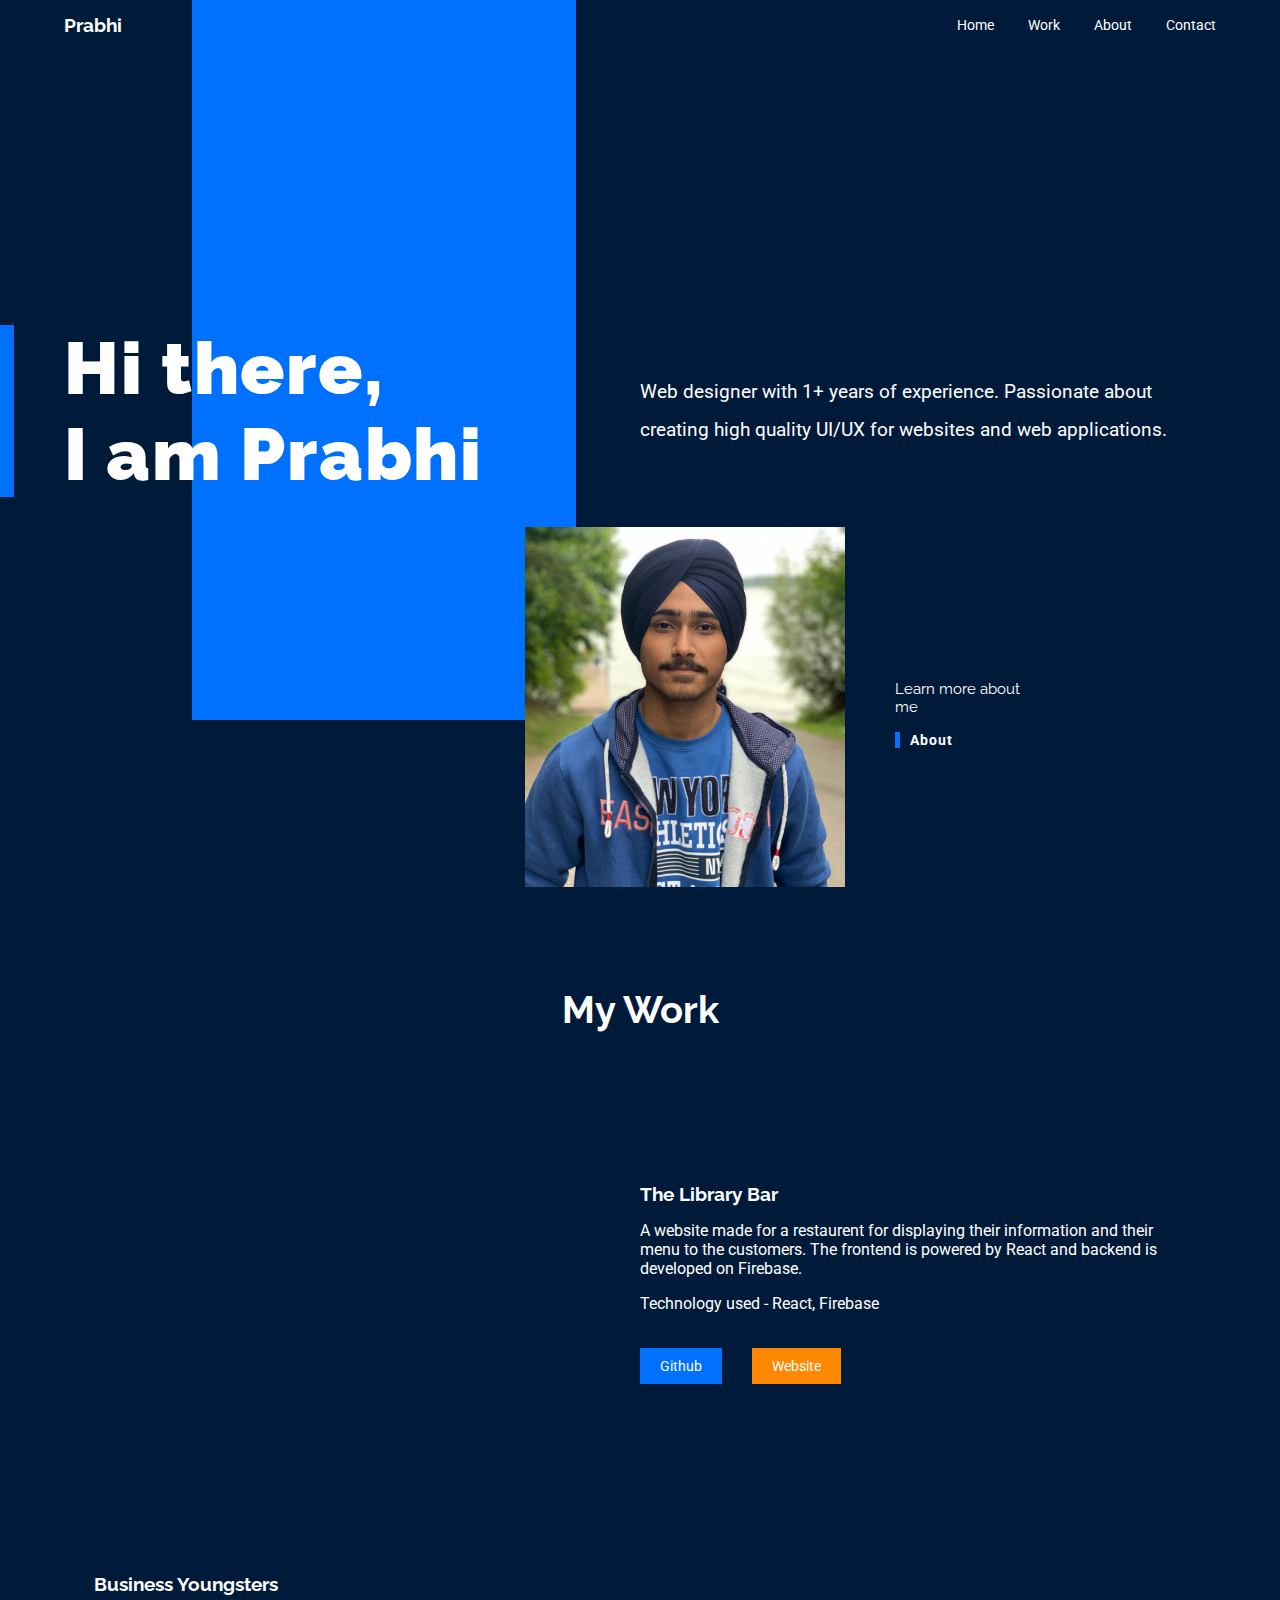
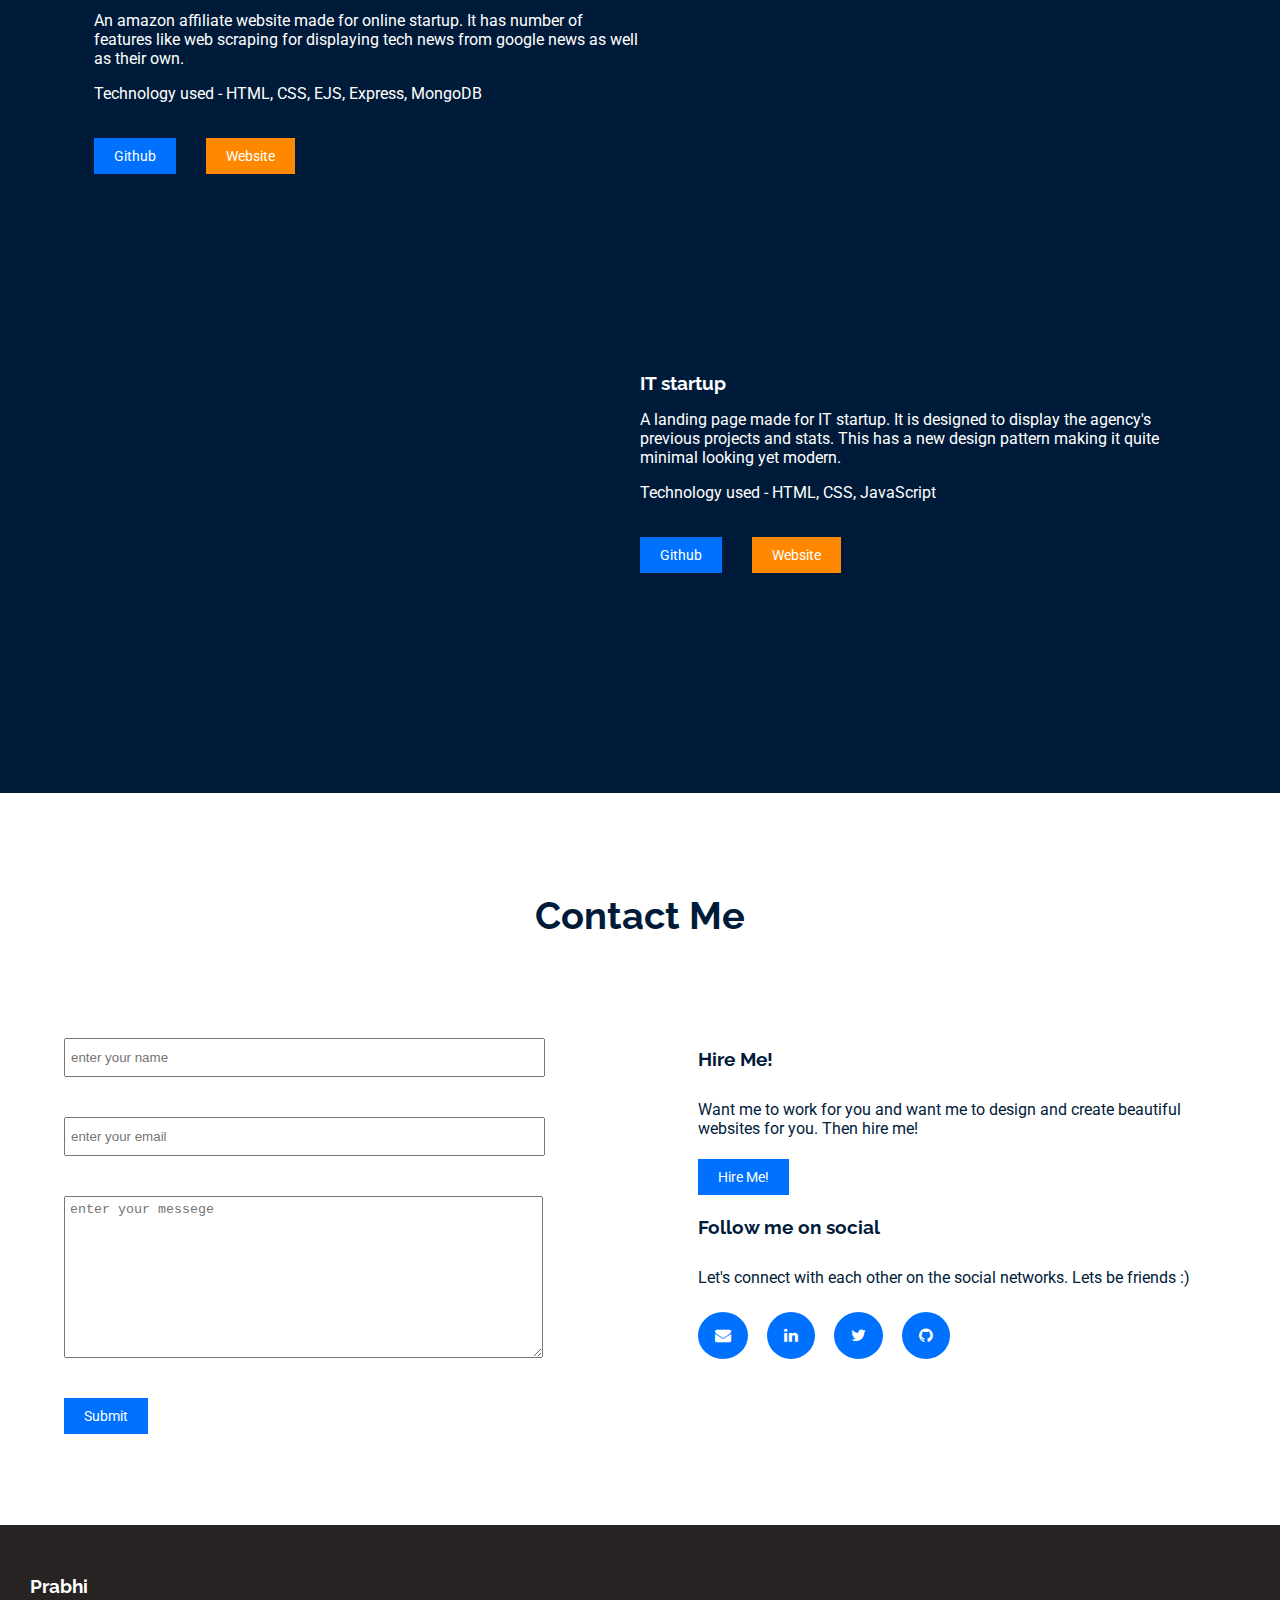
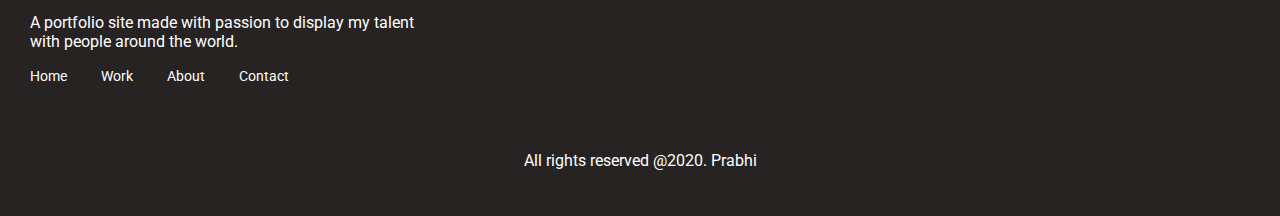
<file: index.html>
<!DOCTYPE html>
<html lang="en">
<head>
    <meta charset="UTF-8">
    <meta name="viewport" content="width=device-width, initial-scale=1.0">
    <meta http-equiv="X-UA-Compatible" content="ie=edge">
    <title>Prabhi</title>
    <link rel = 'stylesheet' type = 'text/css' href = 'styles/style.css'>
    <link rel = 'stylesheet' type = 'text/css' href = 'styles/responsive.css'>
    <link rel = 'stylesheet' type = 'text/css' href = 'styles/nav.css'>
    <link href="https://fonts.googleapis.com/css?family=Roboto&display=swap" rel="stylesheet">
    <link href="https://fonts.googleapis.com/css?family=Raleway&display=swap" rel="stylesheet">
    <link href = 'https://stackpath.bootstrapcdn.com/font-awesome/4.7.0/css/font-awesome.min.css' rel = 'stylesheet'>
    <link rel="stylesheet" href="https://cdnjs.cloudflare.com/ajax/libs/animate.css/3.7.2/animate.min.css">
</head>
<body>
    <main>
        <header>
            <div class = 'navbar'>
                <div class = 'container'>
                    <nav>

                        <div class = 'nav-brand'>
                            <h3>
                                Prabhi
                            </h3>
                        </div>

                        <div class = 'nav-items'>
                            <ul id = 'toggle-list'>
                                <li class = 'nav-item'>
                                    <a href = '/' class = 'nav-link'>
                                        Home
                                    </a>
                                </li>

                                <li class = 'nav-item'>
                                    <a href = '#work' class = 'nav-link'>
                                        Work
                                    </a>
                                </li>

                                <li class = 'nav-item'>
                                    <a href = 'about.html' class = 'nav-link'>
                                        About
                                    </a>
                                </li>

                                <li class = 'nav-item'>
                                    <a href = '#contact' class = 'nav-link'>
                                        Contact
                                    </a>
                                </li>
                            </ul>
                        </div>
                        <div class = 'toggle-bar' id = 'toggle'></div>
                    </nav>
                </div>
            </div>
            <div class = 'site-header'>
                <div class = 'container'>
                    <div class = 'header-content'>
                        <div>
                            <div class = 'intro-text'>
                                <div class = 'intro-main-heading animated fadeInDown'>
                                    <h1>
                                        Hi there, <br>
                                        I am Prabhi
                                    </h1>
                                </div>
                                <div class = 'intro-main-para'>
                                    <p>
                                        Web designer with 1+ years of experience. Passionate about creating high quality UI/UX for websites and web applications. 
                                    </p>
                                </div>
                            </div>
                            <div class = 'intro-about'>
                                <div class = 'intro-about-container'>
                                    <div class = 'intro-about-img animated fadeInRight'>
                                        <img src = 'img/profile_two.jpeg'>
                                    </div>
                                    <div class = 'intro-about-text animated fadeInDown delay-1s'>
                                        <p>
                                            Learn more about <br>
                                            me
                                        </p>
                                        <div class = 'intro-btn'>
                                            <a class = 'into-btn-link' href = 'about.html'>
                                                About
                                            </a>
                                        </div>
                                    </div>
                                </div>
                            </div>
                        </div>
                    </div>
                </div>
            </div>
        </header>
        <section class = 'portfolio'>
            <div class = 'container'>
                <div class = 'section-text'>
                    <h2>
                        My Work
                    </h2>
                </div>
                <div class = 'porfolio-list portfolio-grid' id = 'work'>
                    <div class = 'portfolio-card'>
                        <div class = 'portfolio-img wow fadeInLeft'>
                            <img src = 'img/thelibrarybar.PNG'>
                        </div>
                        <div class = 'portfolio-card-txt'>
                            <h3>
                                The Library Bar
                            </h3>
                            <p>
                                A website made for a restaurent for displaying their information and their menu to the customers. The frontend is powered by React and backend is developed on Firebase.  
                            </p>
                            <p>
                                <span>Technology used - </span> React, Firebase
                            </p>
                            <div class = 'btn-div portfolio-btns'>
                                <a href = 'https://github.com/itsprabhi/thelibrarybar'  target="_blank" class = 'work-btn btn-github nav-link'>
                                    Github
                                </a>
                                <a href = 'https://thelibrarybar-fe0ca.firebaseapp.com/'  target="_blank" class = 'work-btn btn-website nav-link'>
                                    Website
                                </a>
                            </div>
                        </div>
                    </div>
                    <div class = 'portfolio-card'>
                        <div class = 'portfolio-card-txt'>
                            <h3>
                                Business Youngsters
                            </h3>
                            <p>
                                An amazon affiliate website made for online startup. It has number of features like web scraping for displaying tech news from google news as well as their own.
                            </p>
                            <p>
                                <span>Technology used - </span>HTML, CSS, EJS, Express, MongoDB
                            </p>
                            <div class = 'btn-div portfolio-btns'>
                                <a href = 'https://github.com/itsprabhi/business-youngsters'  target="_blank" class = 'work-btn btn-github nav-link'>
                                    Github
                                </a>
                                <a href = 'https://businessyoungsters.herokuapp.com'  target="_blank" class = 'work-btn btn-website nav-link'>
                                    Website
                                </a>
                            </div>
                        </div>
                        <div class = 'portfolio-img wow fadeInRight'>
                            <img src = 'img/by.PNG'>
                        </div>
                    </div>
                    <div class = 'portfolio-card'>
                        <div class = 'portfolio-img wow fadeInLeft'>
                            <img src = 'img/it.PNG'>
                        </div>
                        <div class = 'portfolio-card-txt'>
                            <h3>
                                IT startup
                            </h3>
                            <p>
                                A landing page made for IT startup. It is designed to display the agency's previous projects and stats. This has a new design pattern making it quite minimal looking yet modern. 
                            </p>
                            <p>
                                <span>Technology used - </span>HTML, CSS, JavaScript
                            </p>
                            <div class = 'btn-div portfolio-btns'>
                                <a href = 'https://github.com/itsprabhi/it-startup-ui'  target="_blank" class = 'work-btn btn-github nav-link'>
                                    Github
                                </a>
                                <a href = 'https://itsprabhi.github.io/it-startup-ui'  target="_blank" class = 'work-btn btn-website nav-link'>
                                    Website
                                </a>
                            </div>
                        </div>
                    </div>
                </div>
            </div>
        </section>
        <section class = 'contact' id = 'contact'>
            <div class = 'container'>
                <div class = 'section-text contact-section-text'>
                    <h2>Contact Me</h2>
                </div>
                <div class = 'contact-content'>
                    <div class = 'contact-form'>
                        <form action="/" method="post">
                            <input type = 'text' class = 'input-form' id = 'name' name = 'name' placeholder="enter your name"><br>
                            <input type = 'email' class = 'input-form' id = 'email' name = 'email' placeholder="enter your email"><br>
                            <textarea name = 'messege' class = 'input-form text-messege' id = 'messege' placeholder="enter your messege"></textarea><br>
                            <div class = 'btn-div'>
                                <a type="submit" class = 'btn-github work-btn nav-link'>
                                    Submit
                                </a>
                            </div>
                        </form>
                    </div>
                    <div class = 'contact-info'>
                        <div class = 'hire'>
                            <h3>
                                Hire Me!
                            </h3>
                            <p>
                                Want me to work for you and want me to design and create beautiful websites for you. Then hire me! 
                            </p>
                            <div class = 'btn-div'>
                                <a href = '#' class = 'btn-github work-btn nav-link'>
                                    Hire Me!
                                </a>
                            </div>
                        </div>
                        <div class = 'social-info'>
                            <h3>
                                Follow me on social
                            </h3>
                            <p>
                                Let's connect with each other on the social networks. Lets be friends :)
                            </p>
                            <div class = 'social-icons btn-div'>
                                <ul>
                                    <li class = 'social-item'>
                                        <a href = 'mailto:iamprabhie@gmail.com' class = 'social-icon'>
                                            <i class = 'fa fa-envelope'></i>
                                        </a>
                                    </li>
                                    <li class = 'social-item'>
                                        <a href = 'https://www.linkedin.com/in/prabhsharangosal/' class = 'social-icon'>
                                            <i class = 'fa fa-linkedin'></i>
                                        </a>
                                    </li>
                                    <li class = 'social-item'>
                                        <a href = 'https://www.twitter.com/itsprabhi' class = 'social-icon'>
                                            <i class = 'fa fa-twitter'></i>
                                        </a>
                                    </li>
                                    <li class = 'social-item'>
                                        <a href = 'https://www.github.com/itsprabhi' class = 'social-icon'>
                                            <i class = 'fa fa-github'></i>
                                        </a>
                                    </li>
                                </ul>
                            </div>
                        </div>
                    </div>
                </div>
            </div>
        </section>
        <footer>
            <div class = 'footer-items'>
                <div class = 'footer-info-section'>
                    <h3>
                        Prabhi
                    </h3>
                    <p>
                        A portfolio site made with passion to display my talent with people around the world.
                    </p>
                    <div class = 'footer-menu'>
                        <ul class = 'footer-menu-list'>
                            <li class = ' nav-item nav-item-footer'>
                                <a href = '#' class = 'nav-link'>
                                    Home
                                </a>
                            </li>
                            <li class = ' nav-item nav-item-footer'>
                                <a href = '#work' class = ' nav-link'>
                                    Work
                                </a>
                            </li>
                            <li class = ' nav-item nav-item-footer'>
                                <a href = '#about' class = 'nav-link'>
                                    About
                                </a>
                            </li>
                            <li class = ' nav-item nav-item-footer'>
                                <a href = '#contact' class = 'nav-link'>
                                    Contact
                                </a>
                            </li>
                        </ul>
                    </div>
                </div>
                <div class = 'social-icons btn-div footer-social-links' >
                    <ul>
                        <!-- <li class = 'social-item'>
                            <a href = '#' class = 'social-icon facebook'>
                                <i class = 'fa fa-facebook'></i>
                            </a>
                        </li> -->
                        <!-- <li class = 'social-item'>
                            <a href = 'https://www.linkedin.com/in/prabhsharangosal/' class = 'social-icon'>
                                <i class = 'fa fa-linkedin'></i>
                            </a>
                        </li>
                        <li class = 'https://www.twitter.com/itsprabhi'>
                            <a href = '#' class = 'social-icon'>
                                <i class = 'fa fa-twitter'></i>
                            </a>
                        </li> -->
                    </ul>
                </div>
            </div>
            <div class = 'copyright-restriction'>
                <p>All rights reserved @2020. Prabhi</p>
            </div>
        </footer>
    </main>
    <script
    src="https://code.jquery.com/jquery-3.4.1.min.js"
    integrity="sha256-CSXorXvZcTkaix6Yvo6HppcZGetbYMGWSFlBw8HfCJo="
    crossorigin="anonymous"></script>
    <script src = 'scripts/main.js'></script>
    <script src = 'scripts/wow.min.js'></script>
    <script>
        new WOW().init();
    </script>
</body>
</html>
</file>
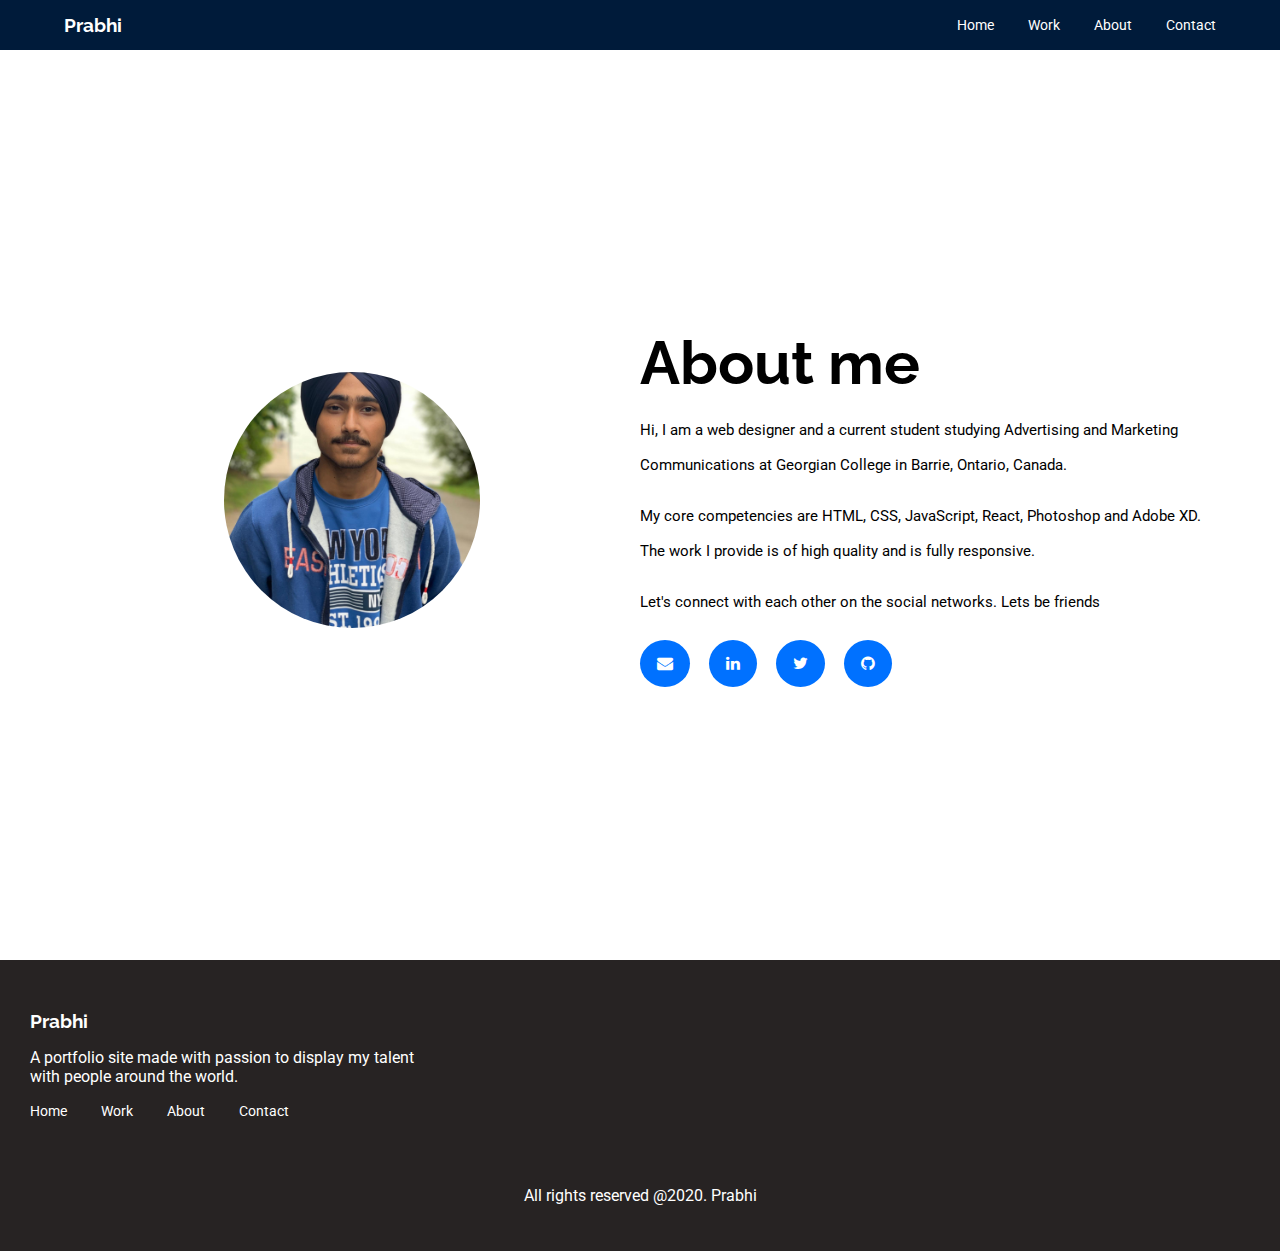
<file: about.html>
<!DOCTYPE html>
<html lang="en">
<head>
    <meta charset="UTF-8">
    <meta name="viewport" content="width=device-width, initial-scale=1.0">
    <meta http-equiv="X-UA-Compatible" content="ie=edge">
    <title>Prabhi</title>
    <link rel = 'stylesheet' type = 'text/css' href = 'styles/style.css'>
    <link rel = 'stylesheet' type = 'text/css' href = 'styles/responsive.css'>
    <link rel = 'stylesheet' type = 'text/css' href = 'styles/nav.css'>
    <link href="https://fonts.googleapis.com/css?family=Roboto&display=swap" rel="stylesheet">
    <link href="https://fonts.googleapis.com/css?family=Raleway&display=swap" rel="stylesheet">
    <link href = 'https://stackpath.bootstrapcdn.com/font-awesome/4.7.0/css/font-awesome.min.css' rel = 'stylesheet'>
    <link rel="stylesheet" href="https://cdnjs.cloudflare.com/ajax/libs/animate.css/3.7.2/animate.min.css">
</head>
<body>
    <main>
        <header>
            <div class = 'navbar'>
                <div class = 'container'>
                    <nav>

                        <div class = 'nav-brand'>
                            <h3>
                                Prabhi
                            </h3>
                        </div>

                        <div class = 'nav-items'>
                            <ul id = 'toggle-list'>
                                <li class = 'nav-item'>
                                    <a href = '/' class = 'nav-link'>
                                        Home
                                    </a>
                                </li>

                                <li class = 'nav-item'>
                                    <a href = '#work' class = 'nav-link'>
                                        Work
                                    </a>
                                </li>

                                <li class = 'nav-item'>
                                    <a href = 'about.html' class = 'nav-link'>
                                        About
                                    </a>
                                </li>

                                <li class = 'nav-item'>
                                    <a href = '#contact' class = 'nav-link'>
                                        Contact
                                    </a>
                                </li>
                            </ul>
                        </div>
                        <div class = 'toggle-bar' id = 'toggle'></div>
                    </nav>
                </div>
            </div>
        </header>
        <main>
            <div class = 'about-page'>
                <div class = 'container'>
                    <div class = 'about-page-content'>
                        <div class = 'about-page-img'>
                            <img src="img/profile_two.jpeg" alt="my pic">
                        </div>
                        <div class = 'about-page-txt'>
                            <h1>
                                About me
                            </h1>
                            <p>
                                Hi, I am a web designer and a current student studying Advertising and Marketing Communications at Georgian College in Barrie, Ontario, Canada.
                            </p> 
                            <p>
                                My core competencies are HTML, CSS, JavaScript, React, Photoshop and Adobe XD. The work I provide is of high quality and is fully responsive.
                            </p>
                            <p>
                                Let's connect with each other on the social networks. Lets be friends
                            </p>
                            <div class = 'social-icons btn-div'>
                                <ul>
                                    <li class = 'social-item'>
                                        <a href = 'mailto:iamprabhie@gmail.com' class = 'social-icon'>
                                            <i class = 'fa fa-envelope'></i>
                                        </a>
                                    </li>
                                    <li class = 'social-item'>
                                        <a href = 'https://www.linkedin.com/in/prabhsharangosal/' class = 'social-icon'>
                                            <i class = 'fa fa-linkedin'></i>
                                        </a>
                                    </li>
                                    <li class = 'social-item'>
                                        <a href = 'https://www.twitter.com/itsprabhi' class = 'social-icon'>
                                            <i class = 'fa fa-twitter'></i>
                                        </a>
                                    </li>
                                    <li class = 'social-item'>
                                        <a href = 'https://www.github.com/itsprabhi' class = 'social-icon'>
                                            <i class = 'fa fa-github'></i>
                                        </a>
                                    </li>
                                </ul>
                            </div>
                        </div>
                    </div>
                </div>
            </div>
        </main>  
        <footer>
            <div class = 'footer-items'>
                <div class = 'footer-info-section'>
                    <h3>
                        Prabhi
                    </h3>
                    <p>
                        A portfolio site made with passion to display my talent with people around the world.
                    </p>
                    <div class = 'footer-menu'>
                        <ul class = 'footer-menu-list'>
                            <li class = ' nav-item nav-item-footer'>
                                <a href = '#' class = 'nav-link'>
                                    Home
                                </a>
                            </li>
                            <li class = ' nav-item nav-item-footer'>
                                <a href = '#work' class = ' nav-link'>
                                    Work
                                </a>
                            </li>
                            <li class = ' nav-item nav-item-footer'>
                                <a href = '#about' class = 'nav-link'>
                                    About
                                </a>
                            </li>
                            <li class = ' nav-item nav-item-footer'>
                                <a href = '#contact' class = 'nav-link'>
                                    Contact
                                </a>
                            </li>
                        </ul>
                    </div>
                </div>
                <div class = 'social-icons btn-div footer-social-links' >
                    <ul>
                      
                    </ul>
                </div>
            </div>
            <div class = 'copyright-restriction'>
                <p>All rights reserved @2020. Prabhi</p>
            </div>
        </footer>
    </main>
    <script
    src="https://code.jquery.com/jquery-3.4.1.min.js"
    integrity="sha256-CSXorXvZcTkaix6Yvo6HppcZGetbYMGWSFlBw8HfCJo="
    crossorigin="anonymous"></script>
    <script src = 'scripts/main.js'></script>
    <script src = 'scripts/wow.min.js'></script>
    <script>
        new WOW().init();
    </script>
</body>
</html>
</file>
<file: styles/style.css>
html{
    overflow-x: hidden;
    scroll-behavior: smooth;
}

body,h1,h2,h3,h4,h5{
    margin: 0;
}

.container{
    width:90%;
    margin: auto;
}

body{
    background: #001B3A;
    color: white;
    overflow-x: hidden;
}

h1,h2,h3,h4,h5{
    font-family: 'Raleway', sans-serif;
}

p{
    font-family: 'Roboto', sans-serif;
}

header{
    background: #001B3A;
}

.section-text{
    width: 100%;
    padding: 100px 0px 0px 0px;
    text-align: center;
}

.section-text h2{
    font-size: 3vw;
}

.site-header::before{
    content: '';
    position: absolute;
    top:0px;
    left:15%;
    z-index: 0;
    width:30%;
    height: 80%;
    background: #0071FF;
}

.site-header *{
    position: relative;
    z-index: 1;
}

nav, .intro-text{
    width:100%;
    display: flex;
    justify-content: space-between;
    align-items: center;
    color: white;
    z-index: 2;
    position: relative;
}

.nav-item{
    display: inline-block;
    margin-left: 30px;
}

.header-content{
    height: 93vh;
    display: flex;
    align-items: flex-end;
}

.intro-text > div {
    width:50%
}

.intro-main-heading h1{
    font-size: 5.7vw;
    letter-spacing: 1.7px;
    font-weight: 900;
    font-style: normal;
}

.intro-main-heading::before{
    content:'';
    position: absolute;
    width: 20px;
    left: -70px;
    height: 100%;
    background: #0071FF;
}

.intro-main-para{
    line-height: 2;
    font-size: 1.5vw;
}

.intro-about{
    width:100%;
    display: flex;
    justify-content: flex-end;
    margin-top: 30px;
}

.intro-about-container{
    width: 60%;
    display: flex;
    align-items: center;
    color: white;
}

.intro-about-img{
    height: 40vh;
    width: 25vw;
}

.intro-about-img img{
    width: 100%;
    height: 100%;
    object-fit: cover;
    object-position: top;
}

.intro-about-text{
    margin-left: 50px;
}

.intro-about-text p{
    font-size: 15px;
    font-family: 'Raleway', sans-serif;
}

.into-btn-link, .nav-link{
    color:white;
    font-family: 'Roboto', 'sans-serif';
    text-decoration: none;
    font-size: 14px;
}

.into-btn-link{
    font-weight: bold;
    letter-spacing: 1px;
    border-left: 5px solid #0071FF;
    padding-left: 10px;
}

.into-btn-link:hover, .nav-link:hover{
    color: #0071FF;
}

.portfolio-card{
    width:100%;
    display: flex;
    align-items: center;
    margin: 100px auto;
}

.portfolio-card > div {
    width: 50%;
}

.portfolio-img{
    width:90%;
    max-height: 500px;
}

.portfolio{
    color: white;
    background: #001B3A;
    padding-bottom: 50px;
}

.portfolio-img img{
    object-position: top;
    width: 100%;
    height: auto;
}

.portfolio-card-txt{
    margin: auto 30px auto 30px;
}

.portfolio-btns{
    display: flex;
}

.work-btn{
    padding: 10px 20px;
    margin: 10px 30px 10px 0px;
}

.btn-div{
    margin: 25px auto auto auto;
}

.btn-website{
    background: #FF8800;
}

.btn-website:hover{
    color:white;
    background: rgb(197, 109, 7);
}

.btn-github{
    background:#0071FF;
}

.btn-github:hover,.social-icon:hover{
    color:white;
    background: rgb(4, 84, 180);
}

.contact{
    padding-bottom: 100px;
    background: white;
    color: #001B3A;
}
.contact-content{
    width:100%;
    display: flex;
    justify-content: space-between;
    align-items: flex-start;
}

.contact-section-text{
    margin-bottom: 80px;
}

.contact-content > div{
    width:50%;
}

.contact-content h3{
    margin-top: 30px;
    font-weight: bold;
}

.contact-info{
    margin-left: 10%;
}

.contact-info > div > *{
    margin: 30px auto;
} 

.input-form{
    width: 90%;
    padding: 5px;
    margin:20px auto;
    height: 25px;
}

.text-messege{
    height: 150px;
}

.social-item{
    display: inline-block;
    margin: 10px 15px auto auto;
}

.social-icons ul{
    padding: 0;
    margin: 0;
}

.social-icon{
    padding: 15px 17px;
    background: #0071FF;
    color: white;
    border-radius: 50%;
}
.facebook{
    padding: 15px 20px;
}
footer{
    background: #272323;
    color: white;
    padding-bottom: 30px;
}

footer a{
    color:white;
    text-decoration: none;
}

.nav-item-footer{
    margin: auto 30px auto auto;
}

.footer-items{
    display:flex;
    width:100%;
    justify-content: space-between;
}

.footer-items > div {
    width:30%;
    margin: 50px 30px;
}

.footer-menu-list{
    margin: 0;
    padding: 0;
}

.footer-social-links{
    display: flex;
    justify-content: flex-end;
    align-items: flex-end;
}

.copyright-restriction{
    text-align: center;
}

/* about */

.about-page{
    color: black;
    background: white;
    padding-bottom: 10px;
}

.about-page-content{
    display: flex;
    width: 100%;
    align-items: center;
    justify-content: space-between;
}

.about-page-content > div {
    width: 50%;
}

.about-page-img{
    display: flex;
    height: 100vh;
    align-items: center;
    justify-content: center;
}

.about-page-img img{
    width: 20vw;
    height: 20vw;
    border-radius: 50%;
    object-fit: cover;
}

.about-page-txt h1{
    font-size: 4.7vw;
}

.about-page-txt p{
    font-size: 1.2vw;
    line-height: 2.3;
}

@media screen and (max-width:800px){
    .section-text h2{
        font-size: 30px;
    }
    .about-page{
        height: auto;
        min-height: auto;
    }
    .about-page-content{
        display: block;
    }
    .about-page-content > div {
        width: 100%;
    }
    .about-page-img{
        height: auto;
    }
    .about-page-img img{
        width: 70%;
        height: 56vh;
        border-radius: 0%;
        object-fit: cover;
        object-position: top;
    }
    .about-page-txt{
        margin: 30px auto;
    }
    .about-page-txt h1{
        font-size: 40px;
    }
    .about-page-txt p{
        font-size: 15px;
    }
}
</file>
<file: styles/responsive.css>
@media screen and (max-width:800px){
    .intro-about,.header-content{
        display: block;
        margin: 50px auto;
        height: auto;
    }
    .intro-text{
        display: block;
    }
    .intro-text h1{
        font-size: 50px;;
    }
    .intro-text p{
        font-size: 20px;;
    }
    .intro-text > div{
        width: 100%;
    }
    .intro-about-container{
        width: 100%;
    }
    .intro-about-img{
        width:60%;
    }
    .site-header::before{
        width:50%;
        height: 500px;
    }
    .portfolio-card{
        display: block;
    }
    .portfolio-card > div {
        width: 100%;
    }
    .portfolio-card-txt{
        margin: 20px auto;
    }
    .contact-content{
        display: block;
    }
    .contact-content > div{
        width:100%;
        padding: 30px 0;
    }
    .contact-info{
        margin-left: 0;
    }
    /* .contact-form{
        text-align: center;
    } */
    .footer-items{
        display: block;
    }
    .footer-items > div {
        width:100%;
        margin: 0px 10px;
        padding: 30px 0;
    }
    .footer-social-links{
        display: flex;
        justify-content: flex-start;
        align-items: center;
    }
}
</file>
<file: styles/nav.css>
.toggle-bar{
    display: none;
}

@media screen and (max-width:800px){

    nav{
        padding: 20px 0px;
        position: relative;
    }

    .nav-item{
        display: block;
        margin: 30px auto;
    }

    .nav-items ul{
        position: absolute;
        top:10vh;
        right: -450px;
        background: #001B3A;
        width: 100vw;
        padding-left: 50px;
        height: 100vh;
        z-index: 5;
    }

    .toggle-bar{
        display: block;
        width:50px;
        height: 5px;
        background: white;
        position: relative;
        transition: 0.3s;
    }

    .toggle-bar::after{
        content: '';
        position: absolute;
        top:-10px;
        display: block;
        width:50px;
        height: 5px;
        background: white;
        transition: 0.3s;
    }

    .toggle-bar::before{
        content: '';
        position: absolute;
        top: 10px;
        display: block;
        width:50px;
        height: 5px;
        background: white;
        transition: 0.3s;
    }

    .toggle-nav{
        transform: translateX(-200px);
        transition: 0.3s;
    }

    .toggle-nav-close{
        transform: translateX(500px);
        transition: 0.3s;
    }

    .toggle-on{
        transform: rotate(50deg);
        display: block;
        width:30px;
        height: 5px;
        background: white;
        position: relative;
        transition: 0.3s;
    }

    .toggle-on::after{
        content: '';
        transform: rotate(-100deg);
        display: block;
        width:30px;
        height: 5px;
        background: white;
        position: relative;
        transition: 0.3s;
    }

}

@media screen and (max-width:600px){
}
</file>
